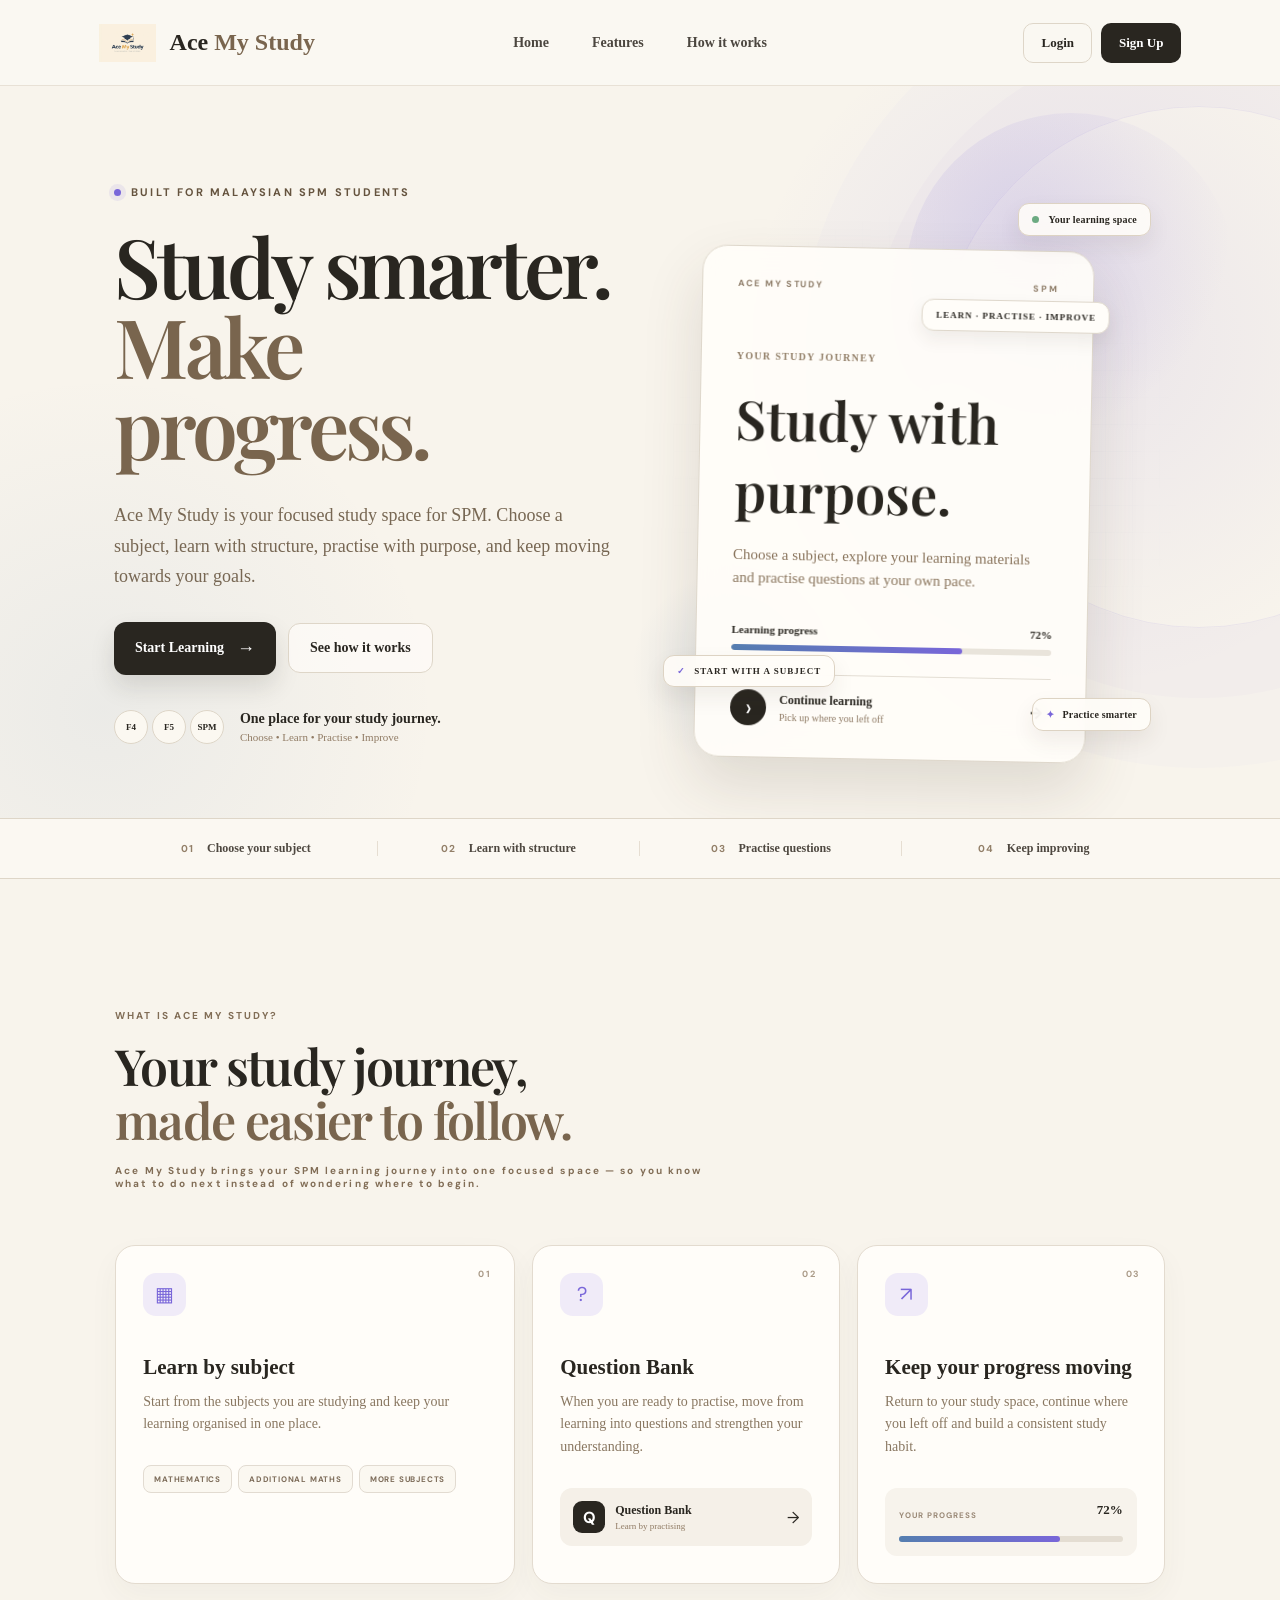
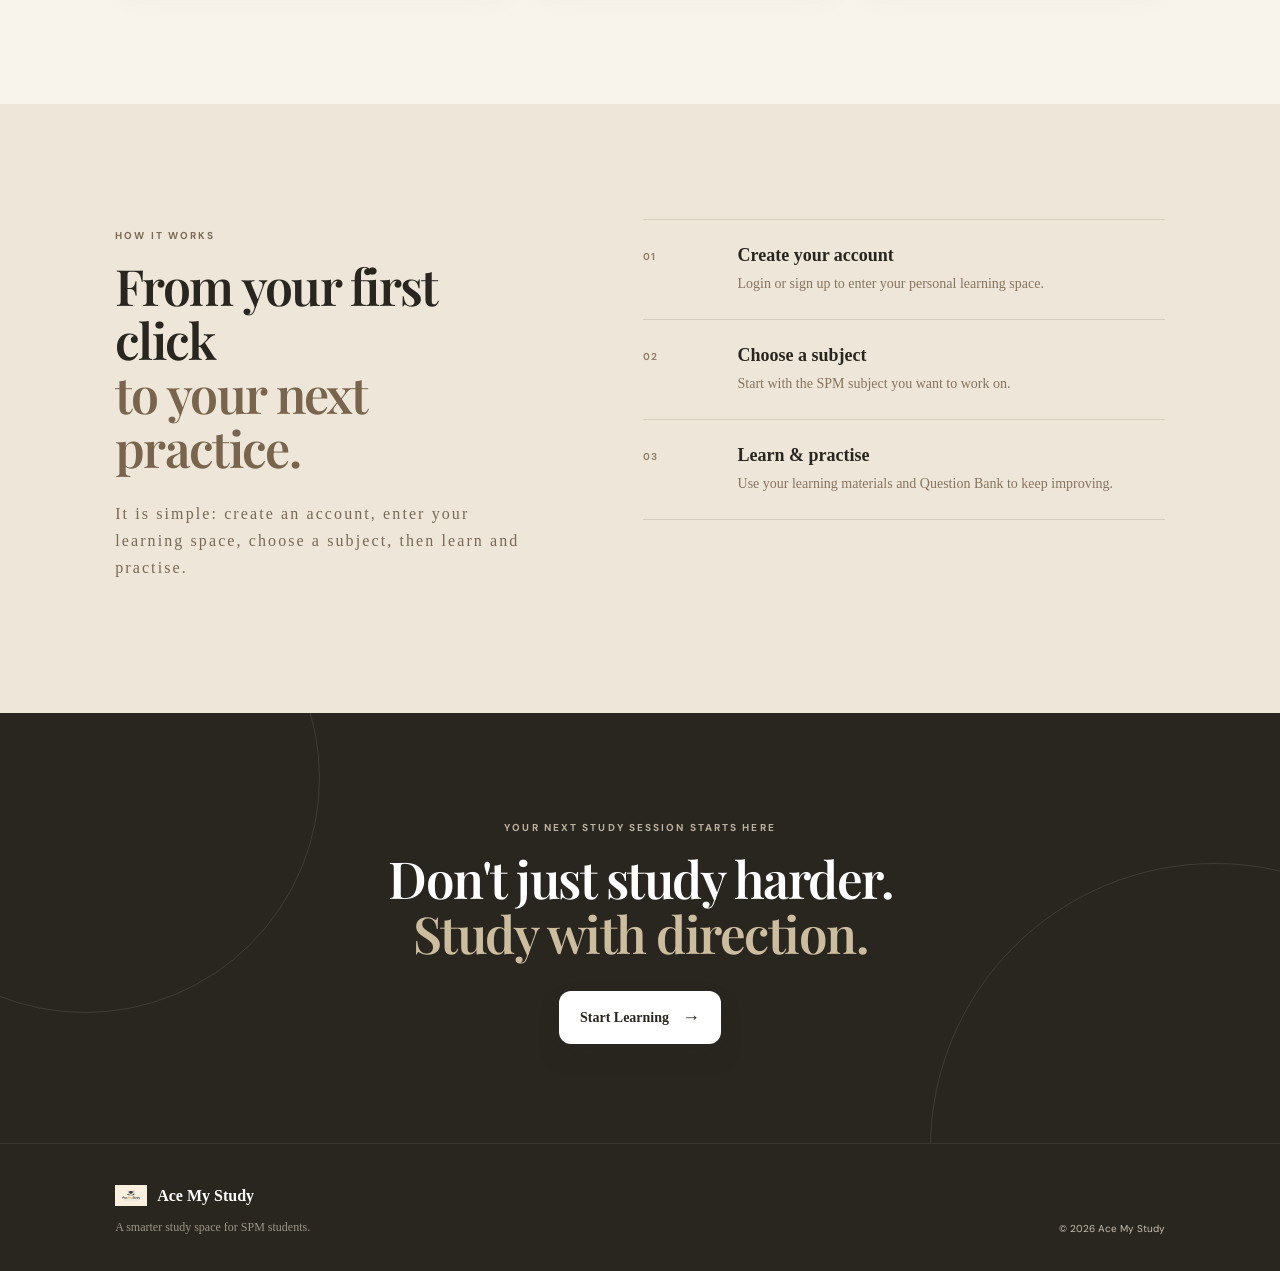
<file: index.html>
<!DOCTYPE html>
<html lang="en">
<head>
  <meta charset="UTF-8">
  <meta name="viewport" content="width=device-width, initial-scale=1.0">
  <meta name="description" content="Ace My Study — a smarter learning space for Malaysian SPM students.">
  <title>Ace My Study — Learn Smarter</title>
  <link rel="stylesheet" href="assets/css/spm-addmath-landing.css">
</head>
<body>
  <header class="site-header">
    <a class="brand" href="#top" aria-label="Ace My Study home"><img src="assets/images/Ace%20My%20Study.png" alt="Ace My Study logo"><span>Ace <em>My Study</em></span></a>
    <nav class="main-nav" aria-label="Main navigation"><a href="#top">Home</a><a href="#features">Features</a><a href="#how-it-works">How it works</a></nav>
    <div class="auth-nav" aria-label="Account navigation"><a class="login-button" href="login.html">Login</a><a class="signup-button" href="login.html#signup">Sign Up</a></div>
  </header>
  <main id="top">
    <section class="hero">
      <div class="hero-copy">
        <p class="eyebrow"><span class="eyebrow-dot"></span>BUILT FOR MALAYSIAN SPM STUDENTS</p>
        <h1>Study smarter.<br><span>Make progress.</span></h1>
        <p class="intro">Ace My Study is your focused study space for SPM. Choose a subject, learn with structure, practise with purpose, and keep moving towards your goals.</p>
        <div class="hero-actions"><a class="hero-button primary" href="login.html">Start Learning <span>→</span></a><a class="hero-button secondary" href="#how-it-works">See how it works</a></div>
        <div class="hero-note"><div class="mini-tags"><i>F4</i><i>F5</i><i>SPM</i></div><div><strong>One place for your study journey.</strong><small>Choose • Learn • Practise • Improve</small></div></div>
      </div>
      <div class="hero-art" aria-label="Ace My Study learning dashboard preview">
        <div class="grid-glow"></div><div class="orb orb-one"></div><div class="orb orb-two"></div><div class="floating-pill pill-top"><span class="pulse"></span> Your learning space</div>
        <div class="lesson-card"><div class="card-topline"><span>ACE MY STUDY</span><span>SPM</span></div><p class="card-kicker">YOUR STUDY JOURNEY</p><div class="lesson-label">LEARN · PRACTISE · IMPROVE</div><h2>Study with purpose.</h2><p class="card-description">Choose a subject, explore your learning materials and practise questions at your own pace.</p><div class="progress-title"><span>Learning progress</span><strong>72%</strong></div><div class="progress"><span></span></div><div class="lesson-divider"></div><div class="continue"><span class="play">›</span><div><strong>Continue learning</strong><small>Pick up where you left off</small></div><b>→</b></div></div>
        <div class="step-badge"><span>✓</span> START WITH A SUBJECT</div><div class="floating-pill pill-bottom"><span class="spark">✦</span> Practice smarter</div>
      </div>
    </section>
    <section class="trust-strip" aria-label="Platform highlights"><div><strong>01</strong><span>Choose your subject</span></div><div><strong>02</strong><span>Learn with structure</span></div><div><strong>03</strong><span>Practise questions</span></div><div><strong>04</strong><span>Keep improving</span></div></section>
    <section class="features-section" id="features">
      <div class="section-heading"><p>WHAT IS ACE MY STUDY?</p><h2>Your study journey,<br><span>made easier to follow.</span></h2><p class="section-copy">Ace My Study brings your SPM learning journey into one focused space — so you know what to do next instead of wondering where to begin.</p></div>
      <div class="feature-grid">
        <article class="feature-card feature-large"><div class="feature-number">01</div><div class="feature-icon">▦</div><h3>Learn by subject</h3><p>Start from the subjects you are studying and keep your learning organised in one place.</p><div class="feature-visual subjects-visual"><span>MATHEMATICS</span><span>ADDITIONAL MATHS</span><span>MORE SUBJECTS</span></div></article>
        <article class="feature-card"><div class="feature-number">02</div><div class="feature-icon">?</div><h3>Question Bank</h3><p>When you are ready to practise, move from learning into questions and strengthen your understanding.</p><div class="question-visual"><span>Q</span><div><b>Question Bank</b><small>Learn by practising</small></div><i>→</i></div></article>
        <article class="feature-card"><div class="feature-number">03</div><div class="feature-icon">↗</div><h3>Keep your progress moving</h3><p>Return to your study space, continue where you left off and build a consistent study habit.</p><div class="progress-visual"><span>YOUR PROGRESS</span><strong>72%</strong><div><i></i></div></div></article>
      </div>
    </section>
    <section class="how-section" id="how-it-works"><div class="how-copy"><p>HOW IT WORKS</p><h2>From your first click<br><span>to your next practice.</span></h2><p>It is simple: create an account, enter your learning space, choose a subject, then learn and practise.</p></div><div class="steps"><div class="step"><span>01</span><div><h3>Create your account</h3><p>Login or sign up to enter your personal learning space.</p></div></div><div class="step"><span>02</span><div><h3>Choose a subject</h3><p>Start with the SPM subject you want to work on.</p></div></div><div class="step"><span>03</span><div><h3>Learn & practise</h3><p>Use your learning materials and Question Bank to keep improving.</p></div></div></div></section>
    <section class="cta-section"><div class="cta-orbit orbit-a"></div><div class="cta-orbit orbit-b"></div><div class="cta-content"><p>YOUR NEXT STUDY SESSION STARTS HERE</p><h2>Don't just study harder.<br><span>Study with direction.</span></h2><a class="hero-button primary" href="login.html">Start Learning <span>→</span></a></div></section>
    <footer id="contact" class="site-footer"><div><a class="footer-brand" href="#top"><img src="assets/images/Ace%20My%20Study.png" alt=""> <span>Ace My Study</span></a><p>A smarter study space for SPM students.</p></div><span>© 2026 Ace My Study</span></footer>
  </main>
</body>
</html>
</file>
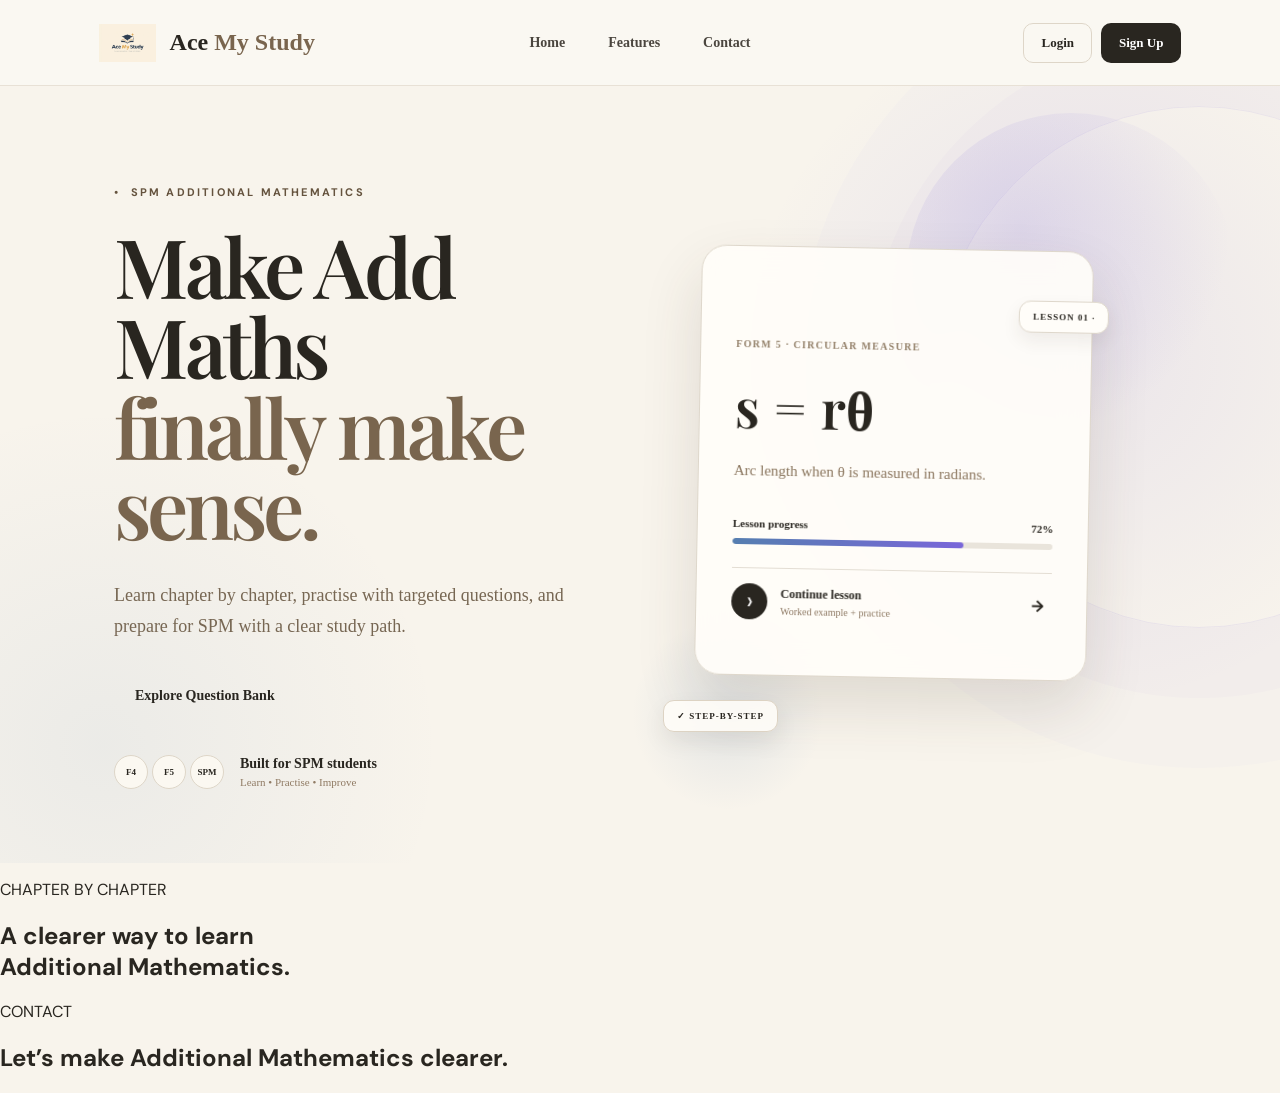
<file: spm-addmath-landing.html>
<!DOCTYPE html><html lang="en"><head><meta charset="UTF-8"><meta name="viewport" content="width=device-width, initial-scale=1.0"><title>SPM Additional Mathematics — Ace My Study</title><link rel="stylesheet" href="assets/css/spm-addmath-landing.css"></head><body><header class="site-header"><a class="brand" href="#top" aria-label="Ace My Study home"><img src="assets/images/Ace%20My%20Study.png" alt="Ace My Study logo"><span>Ace <em>My Study</em></span></a><nav class="main-nav" aria-label="Main navigation"><a href="#top">Home</a><a href="#features">Features</a><a href="#contact">Contact</a></nav><div class="auth-nav" aria-label="Account navigation"><a class="login-button" href="login.html">Login</a><a class="signup-button" href="login.html#signup">Sign Up</a></div></header><main id="top"><section class="hero"><div class="hero-copy"><p class="eyebrow">• &nbsp;SPM ADDITIONAL MATHEMATICS</p><h1>Make Add<br>Maths<br><span>finally make<br>sense.</span></h1><p class="intro">Learn chapter by chapter, practise with targeted questions, and prepare for SPM with a clear study path.</p><a class="hero-button" href="login.html">Explore Question Bank</a><div class="hero-note"><div class="mini-tags"><i>F4</i><i>F5</i><i>SPM</i></div><div><strong>Built for SPM students</strong><small>Learn • Practise • Improve</small></div></div></div><div class="hero-art" aria-label="Lesson progress preview"><div class="orb orb-one"></div><div class="orb orb-two"></div><div class="lesson-card"><p class="card-kicker">FORM 5 · CIRCULAR MEASURE</p><div class="lesson-label">LESSON 01 ·</div><h2>s = rθ</h2><p class="card-description">Arc length when θ is measured in radians.</p><div class="progress-title"><span>Lesson progress</span><strong>72%</strong></div><div class="progress"><span></span></div><div class="lesson-divider"></div><div class="continue"><span class="play">›</span><div><strong>Continue lesson</strong><small>Worked example + practice</small></div><b>→</b></div></div><div class="step-badge">✓ STEP-BY-STEP</div></div></section><section class="lower-section" id="features"><p>CHAPTER BY CHAPTER</p><h2>A clearer way to learn<br>Additional Mathematics.</h2></section><section id="contact" class="anchor-section"><span>CONTACT</span><h2>Let’s make Additional Mathematics clearer.</h2></section></main></body></html>
</file>
<file: assets/css/spm-addmath-landing.css>
@import url('https://fonts.googleapis.com/css2?family=DM+Sans:wght@400;500;600;700&family=Playfair+Display:wght@500;600;700&display=swap');
:root{--ink:#292620;--brown:#79654e;--paper:#f8f4ec;--line:#ded6c8;--white:#fffdf9;--blue:#557eb0;--violet:#7966d9}*{box-sizing:border-box}html{scroll-behavior:smooth}body{margin:0;background:var(--paper);color:var(--ink);font-family:'DM Sans',Arial,sans-serif}a{color:inherit;text-decoration:none}.site-header{height:86px;padding:0 7.7%;display:flex;align-items:center;background:rgba(250,248,243,.94);backdrop-filter:blur(18px);border-bottom:1px solid #e8e1d6;position:sticky;top:0;z-index:10}.brand{display:flex;align-items:center;gap:14px;font:700 24px Georgia,serif;white-space:nowrap}.brand img{width:57px;height:57px;object-fit:contain}.brand em{font-style:normal;color:var(--brown)}.main-nav{position:absolute;left:50%;top:50%;transform:translate(-50%,-50%);display:flex;gap:43px;font:700 14px Georgia,serif;color:#4b463f;white-space:nowrap}.main-nav a,.auth-nav a{transition:.25s}.main-nav a:hover{opacity:.55;transform:translateY(-1px)}.auth-nav{margin-left:auto;display:flex;gap:9px}.auth-nav a{font:700 13px Georgia,serif}.login-button{padding:11px 17px;border:1px solid var(--line);border-radius:10px}.signup-button{padding:12px 18px;border-radius:10px;background:var(--ink);color:#fff}.login-button:hover,.signup-button:hover{transform:translateY(-2px);box-shadow:0 8px 20px rgba(72,59,42,.12)}
.hero{min-height:720px;padding:92px 8.9% 74px;display:grid;grid-template-columns:1fr 1fr;gap:46px;position:relative;overflow:hidden;background:radial-gradient(circle at 85% 35%,rgba(119,102,217,.10),transparent 29%),radial-gradient(circle at 8% 85%,rgba(85,126,176,.08),transparent 25%)}.hero:after{content:'';position:absolute;right:-180px;top:20px;width:520px;height:520px;border:1px solid rgba(121,102,217,.10);border-radius:50%;box-shadow:0 0 0 70px rgba(121,102,217,.025),0 0 0 140px rgba(121,102,217,.018)}.hero-copy{position:relative;z-index:2;max-width:680px}.eyebrow{display:flex;align-items:center;gap:10px;margin:7px 0 26px;font-size:11px;letter-spacing:2.2px;font-weight:700;color:#65533e}.eyebrow-dot{width:7px;height:7px;border-radius:50%;background:var(--violet);box-shadow:0 0 0 5px rgba(121,102,217,.1)}.hero h1{font:600 82px/.98 'Playfair Display',Georgia,serif;letter-spacing:-4px;margin:0}.hero h1 span{color:var(--brown)}.intro{font:18px/1.7 Georgia,serif;color:#776753;max-width:620px;margin:34px 0 30px}.hero-actions{display:flex;gap:12px;align-items:center}.hero-button{display:inline-flex;align-items:center;justify-content:center;gap:13px;padding:16px 21px;border-radius:12px;font:700 14px Georgia,serif;transition:.25s}.hero-button.primary{background:var(--ink);color:#fff;box-shadow:0 12px 25px rgba(41,38,32,.13)}.hero-button.primary:hover{transform:translateY(-3px);box-shadow:0 18px 32px rgba(41,38,32,.17)}.hero-button.secondary{background:rgba(255,253,249,.7);border:1px solid var(--line)}.hero-button.secondary:hover{transform:translateY(-3px);box-shadow:0 12px 24px rgba(72,59,42,.08)}.hero-button span{font-size:18px}.hero-note{display:flex;align-items:center;gap:16px;margin-top:35px}.mini-tags{display:flex;gap:4px}.mini-tags i{width:34px;height:34px;border:1px solid #ded6c8;background:#fbf8f1;border-radius:50%;display:grid;place-items:center;font:700 9px Georgia,serif;font-style:normal}.hero-note strong,.hero-note small{display:block;font-family:Georgia,serif}.hero-note strong{font-size:14px}.hero-note small{margin-top:4px;color:#907b64;font-size:11px}
.hero-art{position:relative;min-height:550px;z-index:2}.grid-glow{position:absolute;inset:30px -10px 15px 10px;background-image:linear-gradient(rgba(85,126,176,.055) 1px,transparent 1px),linear-gradient(90deg,rgba(85,126,176,.055) 1px,transparent 1px);background-size:27px 27px;mask-image:radial-gradient(circle,#000,transparent 73%)}.orb{position:absolute;border-radius:50%}.orb-one{width:330px;height:330px;right:-70px;top:-65px;background:radial-gradient(circle at 35% 35%,rgba(121,102,217,.17),transparent 69%)}.orb-two{width:200px;height:200px;left:-35px;bottom:-25px;background:radial-gradient(circle,rgba(85,126,176,.13),transparent 68%)}.lesson-card{position:absolute;z-index:2;top:70px;left:7%;width:78%;min-height:430px;padding:31px 35px;background:rgba(255,253,249,.92);backdrop-filter:blur(16px);border:1px solid #ded7cb;border-radius:25px;box-shadow:0 28px 60px rgba(71,57,39,.14);transform:rotate(1.1deg);animation:float 7s ease-in-out infinite}.card-topline{display:flex;justify-content:space-between;color:#8d7b67;font:700 9px 'DM Sans',sans-serif;letter-spacing:1.7px}.card-kicker{font:600 10px Georgia,serif;letter-spacing:1.3px;color:#927f68;margin:61px 0 21px}.lesson-label{position:absolute;right:-17px;top:49px;background:#fffdf9;border:1px solid #ded7cb;border-radius:12px;padding:10px 13px;font:700 9px Georgia,serif;letter-spacing:1px;box-shadow:0 8px 18px rgba(60,50,38,.08)}.lesson-card h2{font:600 54px 'Playfair Display',Georgia,serif;margin:0 0 17px}.card-description{font:15px/1.5 Georgia,serif;color:#89745c;max-width:420px}.progress-title{display:flex;justify-content:space-between;margin-top:35px;font:600 11px Georgia,serif}.progress{height:6px;background:#e9e4db;border-radius:10px;margin-top:9px;overflow:hidden}.progress span{display:block;width:72%;height:100%;background:linear-gradient(90deg,var(--blue),var(--violet));border-radius:10px}.lesson-divider{height:1px;background:#e3ddd3;margin-top:23px}.continue{display:grid;grid-template-columns:39px 1fr 20px;align-items:center;gap:10px;margin-top:15px}.play{width:36px;height:36px;border-radius:50%;background:var(--ink);color:#fff;display:grid;place-items:center;font-size:25px}.continue strong,.continue small{display:block;font-family:Georgia,serif}.continue strong{font-size:12px}.continue small{color:#8d7862;margin-top:4px;font-size:10px}.step-badge,.floating-pill{position:absolute;z-index:4;background:rgba(255,253,249,.88);backdrop-filter:blur(10px);border:1px solid #ddd3c3;border-radius:11px;padding:10px 13px;font:700 9px Georgia,serif;letter-spacing:1px;box-shadow:0 10px 22px rgba(62,51,37,.08)}.step-badge{left:0;bottom:57px}.step-badge span{color:var(--violet);margin-right:5px}.floating-pill{font-size:10px;letter-spacing:.2px;text-transform:none}.pill-top{right:3%;top:25px}.pill-bottom{right:3%;bottom:13px}.pulse{display:inline-block;width:7px;height:7px;border-radius:50%;background:#6caa82;margin-right:7px}.spark{color:var(--violet);margin-right:6px}@keyframes float{0%,100%{transform:rotate(1.1deg) translateY(0)}50%{transform:rotate(1.1deg) translateY(-7px)}}
.trust-strip{display:grid;grid-template-columns:repeat(4,1fr);padding:22px 9%;border-top:1px solid var(--line);border-bottom:1px solid var(--line);background:#fbf8f2}.trust-strip div{display:flex;align-items:center;gap:13px;justify-content:center;border-right:1px solid #e6ded2}.trust-strip div:last-child{border-right:0}.trust-strip strong{font:700 10px 'DM Sans',sans-serif;letter-spacing:1px;color:#927f68}.trust-strip span{font:600 12px Georgia,serif;color:#4e4840}
.features-section{padding:120px 9%}.section-heading{max-width:700px}.section-heading>p,.how-copy>p,.cta-content>p{font:700 10px 'DM Sans',sans-serif;letter-spacing:2.1px;color:#816d56}.section-heading h2,.how-copy h2{font:600 50px/1.08 'Playfair Display',Georgia,serif;letter-spacing:-1.7px;margin:17px 0}.section-heading h2 span,.how-copy h2 span{color:var(--brown)}.section-copy{font:16px/1.7 Georgia,serif;color:#82705c;max-width:600px}.feature-grid{display:grid;grid-template-columns:1.3fr 1fr 1fr;gap:17px;margin-top:55px}.feature-card{min-height:310px;padding:27px;background:#fffdf9;border:1px solid #e3dbcf;border-radius:20px;position:relative;overflow:hidden;box-shadow:0 12px 30px rgba(72,59,42,.045);transition:.3s}.feature-card:hover{transform:translateY(-6px);box-shadow:0 22px 40px rgba(72,59,42,.09)}.feature-number{position:absolute;right:23px;top:22px;font:700 9px 'DM Sans',sans-serif;letter-spacing:1.5px;color:#aa9a87}.feature-icon{width:43px;height:43px;border-radius:13px;display:grid;place-items:center;background:#f0ebf8;color:var(--violet);font-size:20px;margin-bottom:39px}.feature-card h3{font:700 21px Georgia,serif;margin:0 0 11px}.feature-card p{font:14px/1.6 Georgia,serif;color:#897761;margin:0}.feature-visual{display:flex;gap:6px;flex-wrap:wrap;margin-top:29px}.feature-visual span{font:700 8px 'DM Sans',sans-serif;letter-spacing:.8px;padding:8px 10px;border:1px solid #e2dbd1;border-radius:8px;color:#7c6b58;background:#fbf8f1}.question-visual{display:flex;align-items:center;gap:10px;margin-top:30px;padding:13px;border-radius:12px;background:#f5f0e8}.question-visual>span{width:32px;height:32px;border-radius:9px;background:var(--ink);color:#fff;display:grid;place-items:center;font-weight:700}.question-visual b,.question-visual small{display:block;font-family:Georgia,serif}.question-visual b{font-size:12px}.question-visual small{font-size:9px;color:#907b64;margin-top:3px}.question-visual i{margin-left:auto;font-style:normal}.progress-visual{margin-top:30px;padding:14px;background:#f7f3ec;border-radius:12px}.progress-visual span{font:700 8px 'DM Sans',sans-serif;letter-spacing:1px;color:#9a8977}.progress-visual strong{float:right;font:700 13px Georgia,serif}.progress-visual>div{height:6px;background:#e4ddd2;border-radius:10px;margin-top:13px}.progress-visual i{display:block;width:72%;height:100%;border-radius:10px;background:linear-gradient(90deg,var(--blue),var(--violet))}
.how-section{padding:115px 9%;background:#eee7d9;display:grid;grid-template-columns:.9fr 1.1fr;gap:100px}.how-copy>p{color:#7d6a54}.how-copy h2{margin-bottom:25px}.how-copy>p:last-child{font:16px/1.7 Georgia,serif;color:#796854;max-width:450px}.steps{border-top:1px solid #d7cdbd}.step{display:grid;grid-template-columns:70px 1fr;gap:25px;padding:25px 0;border-bottom:1px solid #d7cdbd}.step>span{font:700 10px 'DM Sans',sans-serif;letter-spacing:1.3px;color:#927f68;padding-top:5px}.step h3{font:700 18px Georgia,serif;margin:0 0 7px}.step p{font:14px/1.5 Georgia,serif;color:#87735d;margin:0}
.cta-section{min-height:430px;display:grid;place-items:center;text-align:center;position:relative;overflow:hidden;background:var(--ink);color:#fff}.cta-orbit{position:absolute;border:1px solid rgba(255,255,255,.1);border-radius:50%}.orbit-a{width:470px;height:470px;left:-150px;top:-170px}.orbit-b{width:570px;height:570px;right:-220px;bottom:-290px}.cta-content{position:relative;z-index:2}.cta-content>p{color:#bdb1a0}.cta-content h2{font:600 51px/1.08 'Playfair Display',Georgia,serif;letter-spacing:-1.5px;margin:17px 0 30px}.cta-content h2 span{color:#cdbd9f}.cta-content .primary{background:#fff;color:var(--ink)}.site-footer{padding:36px 9%;display:flex;justify-content:space-between;align-items:flex-end;background:var(--ink);color:#c9c0b3;border-top:1px solid rgba(255,255,255,.08)}.footer-brand{display:flex;align-items:center;gap:10px;font:700 16px Georgia,serif;color:#fff}.footer-brand img{width:32px;height:32px;object-fit:contain}.site-footer p{margin:8px 0 0;font:12px Georgia,serif;color:#9f9588}.site-footer>span{font:10px 'DM Sans',sans-serif}
@media(max-width:900px){.site-header{padding:0 5%;height:80px}.brand{font-size:20px}.brand img{width:49px;height:49px}.main-nav{gap:22px;font-size:12px}.auth-nav a{font-size:11px}.hero{grid-template-columns:1fr;padding:65px 7%;min-height:auto}.hero h1{font-size:65px}.hero-art{min-height:570px}.lesson-card{left:4%;width:88%}.feature-grid{grid-template-columns:1fr 1fr}.feature-large{grid-column:span 2}.how-section{grid-template-columns:1fr;gap:55px}.trust-strip{grid-template-columns:1fr 1fr;gap:15px}.trust-strip div{border-right:0}}
@media(max-width:560px){.main-nav{display:none}.brand span{display:none}.hero{padding:48px 6%}.hero h1{font-size:49px;letter-spacing:-2px}.intro{font-size:16px}.hero-actions{flex-wrap:wrap}.hero-button{padding:14px 17px}.hero-art{min-height:500px}.lesson-card{top:60px;padding:26px 23px;min-height:410px}.card-kicker{margin-top:45px}.lesson-card h2{font-size:45px}.lesson-label{right:-6px;top:42px}.pill-top,.pill-bottom{right:0}.step-badge{bottom:38px}.trust-strip{padding:20px 6%;grid-template-columns:1fr 1fr}.trust-strip div{justify-content:flex-start}.features-section,.how-section{padding:78px 7%}.section-heading h2,.how-copy h2{font-size:39px}.feature-grid{grid-template-columns:1fr}.feature-large{grid-column:auto}.cta-content{padding:0 7%}.cta-content h2{font-size:40px}.site-footer{padding:30px 7%;align-items:flex-start;gap:20px;flex-direction:column}}
</file>
